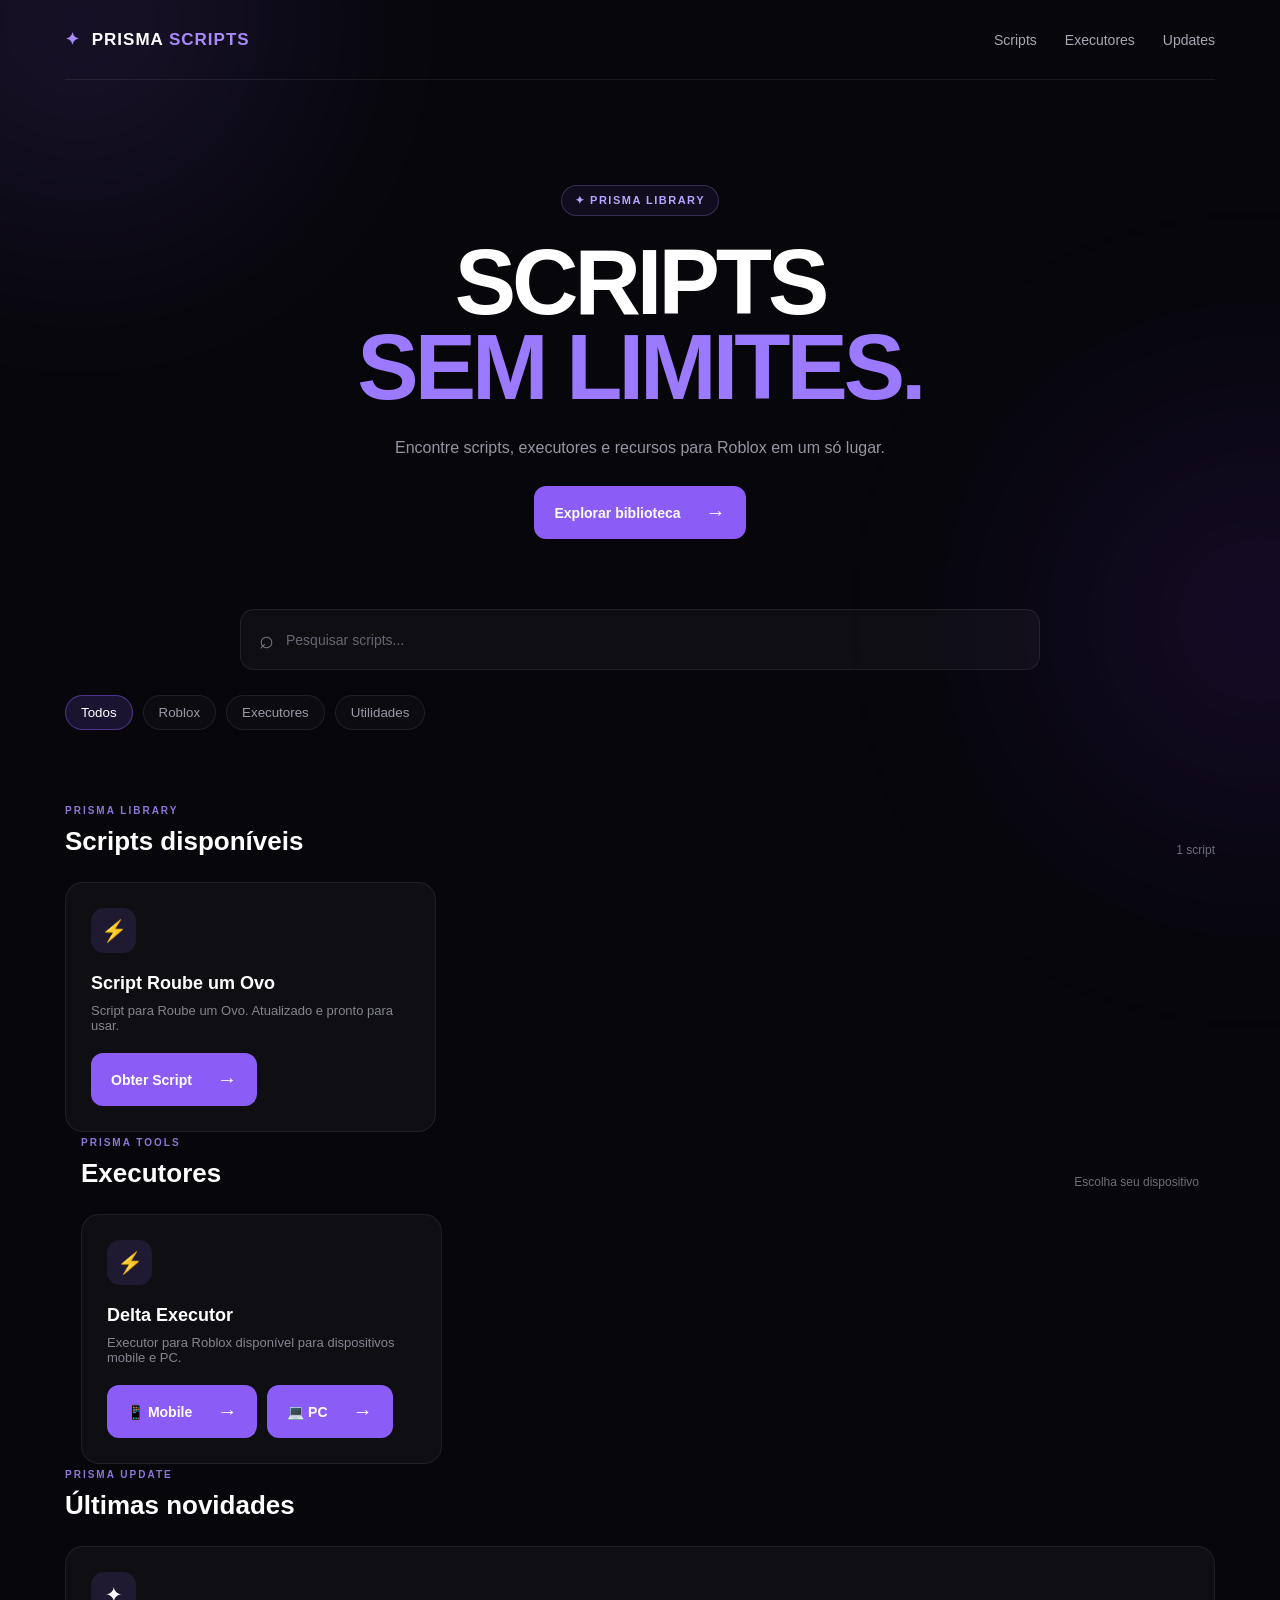
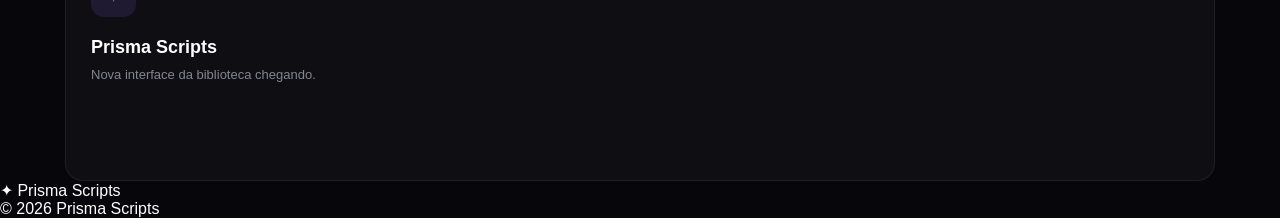
<file: index.html>
<!doctype html>
<html lang="pt-BR">

<head>
  <meta charset="utf-8">
  <meta name="viewport" content="width=device-width,initial-scale=1">

  <title>Prisma Scripts</title>

  <link rel="stylesheet" href="style.css">
</head>

<body>

  <div class="glow glow-1"></div>
  <div class="glow glow-2"></div>

  <!-- NAV -->
  <nav>

    <a href="index.html" class="logo">
      <span>✦</span> PRISMA <b>SCRIPTS</b>
    </a>

    <div class="nav-links">
      <a href="#scripts">Scripts</a>
      <a href="#executores">Executores</a>
      <a href="#updates">Updates</a>
    </div>

  </nav>


  <!-- HERO -->
  <section class="hero">

    <div class="pill">
      ✦ PRISMA LIBRARY
    </div>

    <h1>
      SCRIPTS<br>
      <em>SEM LIMITES.</em>
    </h1>

    <p>
      Encontre scripts, executores e recursos
      para Roblox em um só lugar.
    </p>

    <a href="#scripts" class="main-btn">
      Explorar biblioteca
      <strong>→</strong>
    </a>

  </section>


  <!-- PESQUISA -->
  <section class="search-area">

    <div class="search-box">

      <span>⌕</span>

      <input
        id="search"
        type="text"
        placeholder="Pesquisar scripts..."
        autocomplete="off"
      >

    </div>

  </section>


  <!-- CATEGORIAS -->
  <div class="categories">

    <button
      class="category active"
      data-category="todos"
    >
      Todos
    </button>

    <button
      class="category"
      data-category="roblox"
    >
      Roblox
    </button>

    <button
      class="category"
      data-category="executores"
    >
      Executores
    </button>

    <button
      class="category"
      data-category="utilidades"
    >
      Utilidades
    </button>

  </div>


  <!-- SCRIPTS -->
  <main id="scripts" class="wrap">

    <div class="heading">

      <div>
        <small>PRISMA LIBRARY</small>

        <h2>
          Scripts disponíveis
        </h2>
      </div>

      <span id="count">
        1 script
      </span>

    </div>


    <div id="cards" class="grid"></div>


    <!-- EXECUTORES -->
    <section id="executores" class="updates">

      <div class="heading">

        <div>
          <small>PRISMA TOOLS</small>

          <h2>
            Executores
          </h2>
        </div>

        <span>
          Escolha seu dispositivo
        </span>

      </div>


      <div class="grid">

        <article class="card">

          <div class="cardicon">
            ⚡
          </div>

          <h3>
            Delta Executor
          </h3>

          <p>
            Executor para Roblox disponível
            para dispositivos mobile e PC.
          </p>

          <div style="
            display:flex;
            gap:10px;
            margin-top:20px;
            flex-wrap:wrap;
          ">

            <a
              class="main-btn"
              href="https://www.mediafire.com/file/pfn3jfumf35quib/Delta-2.735.1138.apk/file"
              target="_blank"
              rel="noopener noreferrer"
            >
              📱 Mobile
              <strong>→</strong>
            </a>

            <a
              class="main-btn"
              href="https://realexecutor.com/download.html"
              target="_blank"
              rel="noopener noreferrer"
            >
              💻 PC
              <strong>→</strong>
            </a>

          </div>

        </article>

      </div>

    </section>

  </main>


  <!-- UPDATES -->
  <section id="updates" class="updates">

    <div class="heading">

      <div>
        <small>PRISMA UPDATE</small>

        <h2>
          Últimas novidades
        </h2>
      </div>

    </div>


    <div class="card">

      <div class="cardicon">
        ✦
      </div>

      <h3>
        Prisma Scripts
      </h3>

      <p>
        Nova interface da biblioteca chegando.
      </p>

    </div>

  </section>


  <!-- FOOTER -->
  <footer>

    <div class="footer-logo">
      ✦ Prisma Scripts
    </div>

    <p>
      © <span id="year"></span> Prisma Scripts
    </p>

  </footer>


  <script src="scripts.js"></script>

</body>

</html>
</file>
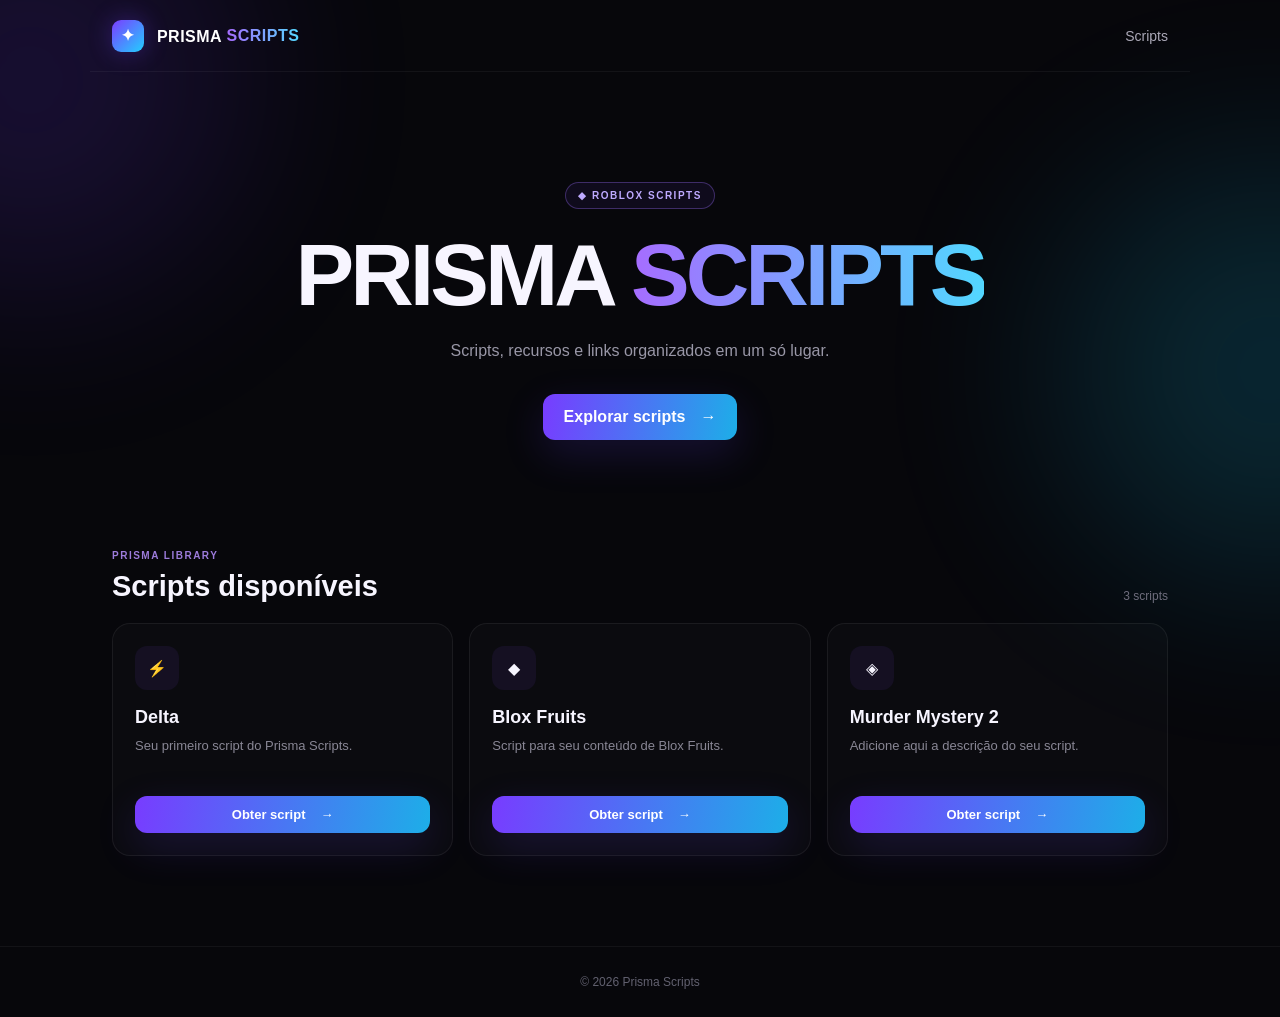
<file: Prisma_Scripts/prisma_scripts/index.html>
<!doctype html><html lang="pt-BR"><head><meta charset="utf-8"><meta name="viewport" content="width=device-width,initial-scale=1"><title>Prisma Scripts</title><link rel="stylesheet" href="style.css"></head><body><div class="glow g1"></div><div class="glow g2"></div><nav><a class="logo" href="index.html"><span>✦</span> PRISMA <b>SCRIPTS</b></a><a href="#scripts">Scripts</a></nav><main><section class="hero"><div class="pill">◆ ROBLOX SCRIPTS</div><h1>PRISMA <em>SCRIPTS</em></h1><p>Scripts, recursos e links organizados em um só lugar.</p><a class="btn" href="#scripts">Explorar scripts <strong>→</strong></a></section><section id="scripts" class="wrap"><div class="heading"><div><small>PRISMA LIBRARY</small><h2>Scripts disponíveis</h2></div><span id="count"></span></div><div id="cards" class="grid"></div></section></main><footer>© <span id="year"></span> Prisma Scripts</footer><script src="scripts.js"></script></body></html>
</file>
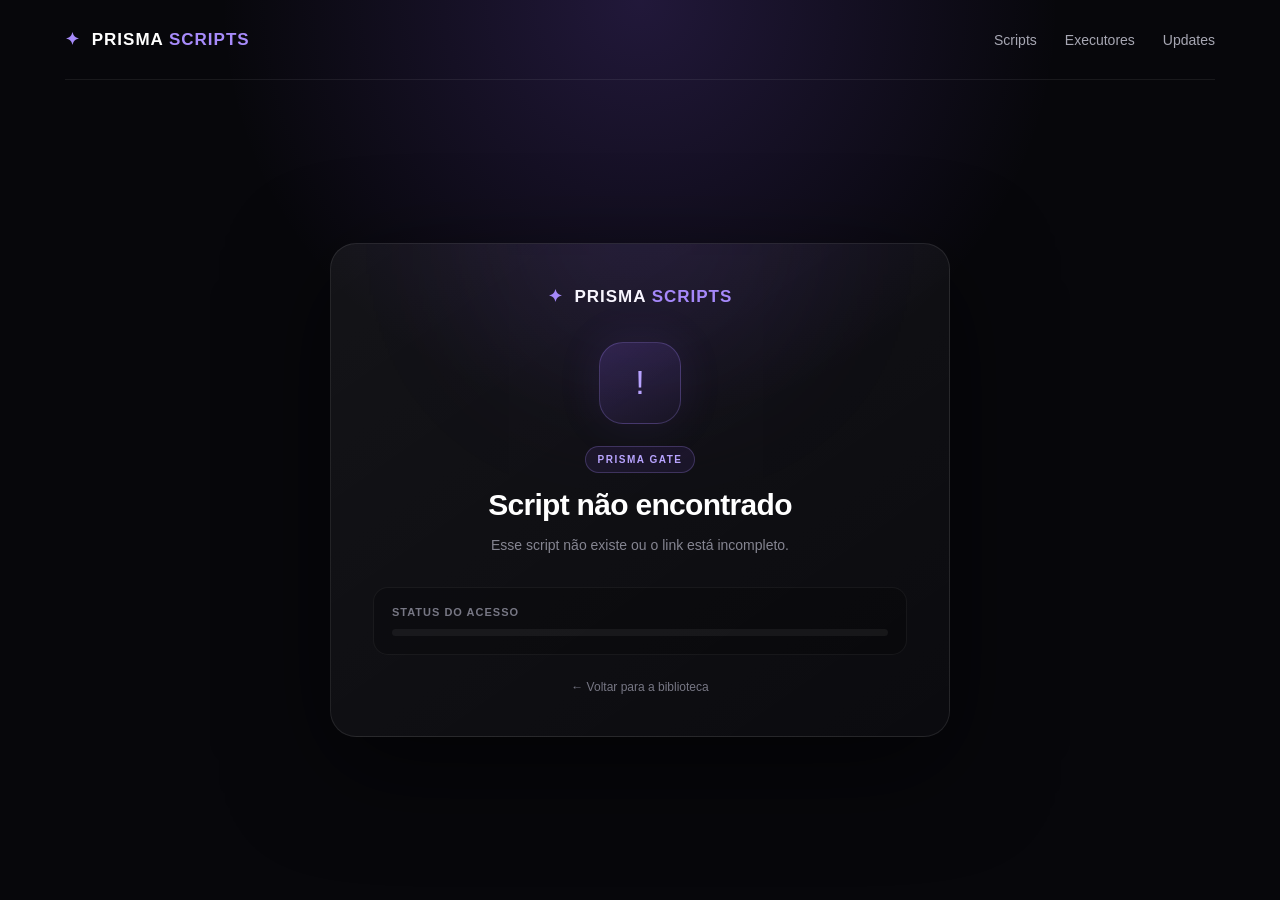
<file: get.html>
<!doctype html>
<html lang="pt-BR">

<head>
  <meta charset="utf-8">
  <meta name="viewport" content="width=device-width,initial-scale=1">

  <title>Prisma Scripts — Obter Script</title>

  <link rel="stylesheet" href="style.css">

  <style>

    * {
      box-sizing: border-box;
    }

    body {
      background:
        radial-gradient(
          circle at 50% 0%,
          rgba(139,92,246,.20),
          transparent 38%
        ),
        #07070b;
    }

    /* FUNDO */

    .gate-page {
      min-height: calc(100vh - 80px);
      display: flex;
      justify-content: center;
      align-items: center;
      padding: 45px 18px;
    }


    /* CARD PRINCIPAL */

    .gate-container {
      width: min(620px, 100%);
      position: relative;
    }

    .gate-card {
      position: relative;
      padding: 42px;
      background:
        linear-gradient(
          145deg,
          rgba(255,255,255,.055),
          rgba(255,255,255,.018)
        );
      border: 1px solid rgba(255,255,255,.09);
      border-radius: 26px;
      box-shadow:
        0 30px 100px rgba(0,0,0,.55);
      overflow: hidden;
    }

    .gate-card::before {
      content: "";
      position: absolute;
      width: 220px;
      height: 220px;
      top: -130px;
      left: 50%;
      transform: translateX(-50%);
      background: #8b5cf6;
      filter: blur(100px);
      opacity: .13;
      pointer-events: none;
    }


    /* LOGO */

    .gate-logo {
      display: block;
      text-align: center;
      margin-bottom: 35px;
    }

    .gate-logo span,
    .gate-logo b {
      color: #a78bfa;
    }


    /* ÍCONE */

    .status-icon {
      width: 82px;
      height: 82px;

      margin: 0 auto 22px;

      display: grid;
      place-items: center;

      border-radius: 24px;

      background:
        linear-gradient(
          145deg,
          rgba(139,92,246,.20),
          rgba(139,92,246,.06)
        );

      border: 1px solid rgba(167,139,250,.25);

      color: #b9a5ff;

      font-size: 34px;

      box-shadow:
        0 0 45px rgba(139,92,246,.10);

      animation: pulse 2s infinite;
    }

    @keyframes pulse {

      0%,100% {
        transform: scale(1);
        box-shadow:
          0 0 35px rgba(139,92,246,.08);
      }

      50% {
        transform: scale(1.04);
        box-shadow:
          0 0 55px rgba(139,92,246,.18);
      }

    }


    /* BADGE */

    .status-badge {
      width: fit-content;
      margin: 0 auto 15px;

      padding: 7px 12px;

      border-radius: 100px;

      background: rgba(139,92,246,.09);

      border: 1px solid rgba(167,139,250,.25);

      color: #b9a5ff;

      font-size: 10px;

      font-weight: 800;

      letter-spacing: 1.5px;
    }


    /* TÍTULO */

    .gate-card h1 {
      text-align: center;

      font-size: 30px;

      letter-spacing: -.7px;

      margin-bottom: 12px;
    }

    .gate-description {
      text-align: center;

      color: #858591;

      font-size: 14px;

      line-height: 1.7;

      max-width: 440px;

      margin: auto;
    }


    /* STATUS */

    .status-area {
      margin-top: 30px;

      padding: 18px;

      border-radius: 15px;

      background: rgba(0,0,0,.20);

      border: 1px solid rgba(255,255,255,.055);
    }

    .status-top {
      display: flex;

      justify-content: space-between;

      align-items: center;

      margin-bottom: 11px;
    }

    .status-top span:first-child {
      color: #777784;

      font-size: 11px;

      font-weight: 700;

      letter-spacing: 1px;
    }

    #timer {
      color: #b9a5ff;

      font-size: 12px;

      font-weight: 800;
    }


    /* BARRA */

    .progress-track {
      height: 7px;

      background: rgba(255,255,255,.055);

      border-radius: 100px;

      overflow: hidden;
    }

    #progress {
      display: block;

      width: 0%;

      height: 100%;

      border-radius: inherit;

      background:
        linear-gradient(
          90deg,
          #6d28d9,
          #a78bfa
        );

      box-shadow:
        0 0 18px rgba(139,92,246,.35);

      transition: width .5s ease;
    }


    /* SCRIPT LIBERADO */

    #scriptBox {
      display: none;

      margin-top: 28px;

      padding: 20px;

      background: rgba(0,0,0,.25);

      border: 1px solid rgba(139,92,246,.18);

      border-radius: 17px;
    }

    .script-header {
      display: flex;

      justify-content: space-between;

      align-items: center;

      margin-bottom: 12px;
    }

    .script-title {
      color: #fff;

      font-size: 12px;

      font-weight: 800;

      letter-spacing: 1px;
    }

    .script-status {
      color: #9b7aff;

      font-size: 10px;

      font-weight: 800;

      letter-spacing: 1px;
    }

    #scriptText {
      width: 100%;

      min-height: 125px;

      padding: 15px;

      resize: none;

      outline: none;

      color: #bdbdc8;

      background: #050507;

      border: 1px solid rgba(255,255,255,.07);

      border-radius: 12px;

      font-family: Consolas, monospace;

      font-size: 12px;

      line-height: 1.6;
    }


    /* BOTÃO COPIAR */

    #copyScript {
      width: 100%;

      margin-top: 12px;

      padding: 15px;

      border: 0;

      border-radius: 12px;

      background: #8b5cf6;

      color: #fff;

      font-size: 13px;

      font-weight: 800;

      cursor: pointer;

      transition: .25s;
    }

    #copyScript:hover {
      transform: translateY(-2px);

      box-shadow:
        0 12px 35px rgba(139,92,246,.30);
    }

    #copyScript.copied {
      background: #6d28d9;
    }

    #copyStatus {
      min-height: 17px;

      margin-top: 9px;

      text-align: center;

      color: #a78bfa;

      font-size: 11px;
    }


    /* VOLTAR */

    .back-button {
      display: block;

      width: fit-content;

      margin: 25px auto 0;

      color: #777784;

      font-size: 12px;

      transition: .2s;
    }

    .back-button:hover {
      color: #fff;
    }


    /* MOBILE */

    @media (max-width: 600px) {

      .gate-page {
        padding: 25px 14px;
      }

      .gate-card {
        padding: 30px 18px;
        border-radius: 22px;
      }

      .gate-card h1 {
        font-size: 25px;
      }

      .status-icon {
        width: 70px;
        height: 70px;
        font-size: 28px;
      }

    }

  </style>
</head>


<body>

  <!-- NAV -->

  <nav>

    <a href="index.html" class="logo">
      <span>✦</span>
      PRISMA <b>SCRIPTS</b>
    </a>

    <div class="nav-links">

      <a href="index.html#scripts">
        Scripts
      </a>

      <a href="index.html#executores">
        Executores
      </a>

      <a href="index.html#updates">
        Updates
      </a>

    </div>

  </nav>


  <!-- PÁGINA -->

  <main class="gate-page">

    <div class="gate-container">

      <div class="gate-card">


        <!-- LOGO -->

        <a href="index.html" class="logo gate-logo">
          <span>✦</span>
          PRISMA <b>SCRIPTS</b>
        </a>


        <!-- ÍCONE -->

        <div id="icon" class="status-icon">
          ⚡
        </div>


        <!-- BADGE -->

        <div class="status-badge">
          PRISMA GATE
        </div>


        <!-- TÍTULO -->

        <h1 id="title">
          Preparando seu script
        </h1>


        <p id="msg" class="gate-description">
          Aguarde alguns segundos enquanto
          preparamos seu acesso.
        </p>


        <!-- STATUS -->

        <div class="status-area">

          <div class="status-top">

            <span>
              STATUS DO ACESSO
            </span>

            <span id="timer">
              5s
            </span>

          </div>


          <div class="progress-track">

            <i id="progress"></i>

          </div>

        </div>


        <!-- SCRIPT -->

        <div id="scriptBox">

          <div class="script-header">

            <span class="script-title">
              SCRIPT LIBERADO
            </span>

            <span class="script-status">
              ● ONLINE
            </span>

          </div>


          <textarea
            id="scriptText"
            readonly
          ></textarea>


          <button id="copyScript">
            📋 &nbsp; COPIAR SCRIPT
          </button>


          <p id="copyStatus"></p>

        </div>


        <!-- VOLTAR -->

        <a
          href="index.html"
          class="back-button"
        >
          ← Voltar para a biblioteca
        </a>

      </div>

    </div>

  </main>


  <script src="gate.js"></script>

</body>

</html>
</file>
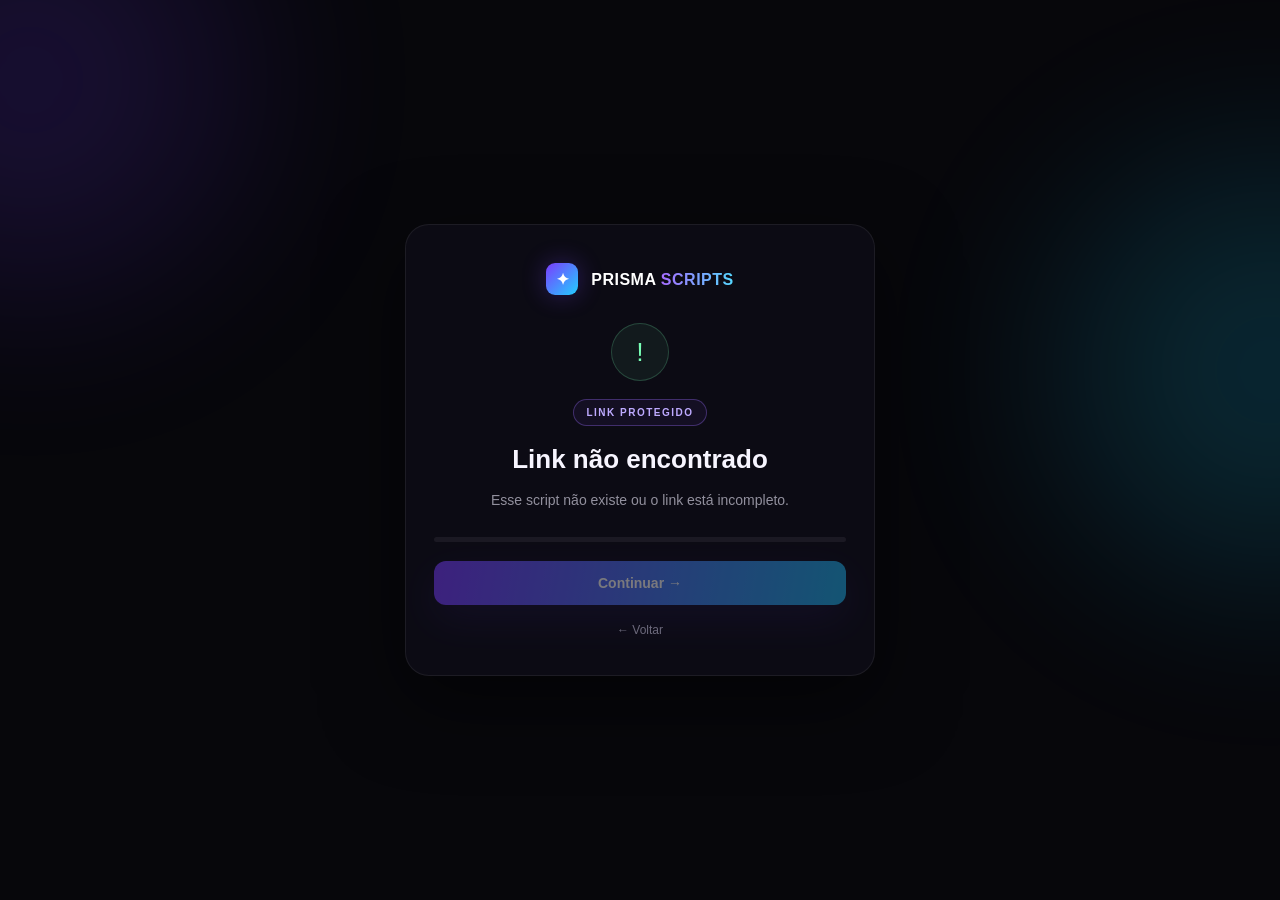
<file: Prisma_Scripts/prisma_scripts/get.html>
<!doctype html><html lang="pt-BR"><head><meta charset="utf-8"><meta name="viewport" content="width=device-width,initial-scale=1"><title>Obter Script — Prisma Scripts</title><link rel="stylesheet" href="style.css"></head><body><div class="glow g1"></div><div class="glow g2"></div><main class="gate"><div class="gatecard"><a class="logo center" href="index.html"><span>✦</span> PRISMA <b>SCRIPTS</b></a><div id="icon" class="check">✓</div><div class="pill">LINK PROTEGIDO</div><h1 id="title">Preparando seu link</h1><p id="msg">Aguarde alguns segundos para continuar.</p><div class="bar"><i id="progress"></i></div><div id="timer" class="timer">5s</div><button id="continue" class="btn full" disabled>Continuar →</button><a class="back" href="index.html">← Voltar</a></div></main><script src="gate.js"></script></body></html>
</file>
<file: style.css>
* {
  box-sizing: border-box;
  margin: 0;
  padding: 0;
}

html {
  scroll-behavior: smooth;
}

body {
  font-family: Arial, Helvetica, sans-serif;
  background: #07070b;
  color: #fff;
  min-height: 100vh;
  overflow-x: hidden;
}

a {
  color: inherit;
  text-decoration: none;
}

button,
input,
textarea {
  font-family: inherit;
}


/* =========================================
   FUNDO
========================================= */

.glow {
  position: fixed;
  width: 400px;
  height: 400px;
  border-radius: 50%;
  filter: blur(130px);
  opacity: .16;
  pointer-events: none;
  z-index: -1;
}

.glow-1 {
  background: #8b5cf6;
  top: -180px;
  left: -120px;
}

.glow-2 {
  background: #6d28d9;
  right: -180px;
  top: 420px;
}


/* =========================================
   NAV
========================================= */

nav {
  width: min(1150px, calc(100% - 32px));
  margin: auto;
  height: 80px;

  display: flex;
  align-items: center;
  justify-content: space-between;

  border-bottom: 1px solid rgba(255,255,255,.07);
}

.logo {
  font-size: 17px;
  font-weight: 800;
  letter-spacing: 1px;
}

.logo span {
  color: #a78bfa;
  margin-right: 6px;
}

.logo b {
  color: #a78bfa;
}

.nav-links {
  display: flex;
  gap: 28px;
}

.nav-links a {
  color: #a7a7b3;
  font-size: 14px;
  transition: .2s;
}

.nav-links a:hover {
  color: #fff;
}


/* =========================================
   HERO
========================================= */

.hero {
  width: min(900px, calc(100% - 32px));
  margin: auto;
  padding: 105px 0 70px;
  text-align: center;
}

.pill {
  display: inline-block;

  padding: 8px 13px;

  border: 1px solid rgba(167,139,250,.25);
  border-radius: 100px;

  color: #b9a5ff;

  background: rgba(139,92,246,.08);

  font-size: 11px;
  font-weight: 700;
  letter-spacing: 1.5px;
}

.hero h1 {
  margin-top: 24px;

  font-size: clamp(48px, 9vw, 92px);

  line-height: .92;
  letter-spacing: -4px;

  font-weight: 900;
}

.hero h1 em {
  color: #9b7aff;
  font-style: normal;
}

.hero p {
  max-width: 550px;

  margin: 25px auto;

  color: #9696a3;

  line-height: 1.7;
  font-size: 16px;
}

.main-btn {
  display: inline-flex;
  align-items: center;
  gap: 25px;

  padding: 15px 20px;

  border-radius: 12px;

  background: #8b5cf6;

  font-size: 14px;
  font-weight: 700;

  transition: .25s;
}

.main-btn:hover {
  transform: translateY(-3px);

  box-shadow:
    0 12px 35px rgba(139,92,246,.3);
}

.main-btn strong {
  font-size: 20px;
}


/* =========================================
   PESQUISA
========================================= */

.search-area {
  width: min(800px, calc(100% - 32px));
  margin: auto;
}

.search-box {
  display: flex;
  align-items: center;
  gap: 12px;

  padding: 15px 18px;

  background: rgba(255,255,255,.035);

  border: 1px solid rgba(255,255,255,.08);

  border-radius: 14px;

  transition: .2s;
}

.search-box:focus-within {
  border-color: rgba(139,92,246,.45);

  box-shadow:
    0 0 30px rgba(139,92,246,.08);
}

.search-box span {
  color: #777784;
  font-size: 25px;
}

.search-box input {
  width: 100%;

  background: transparent;

  border: 0;
  outline: 0;

  color: white;

  font-size: 14px;
}

.search-box input::placeholder {
  color: #666672;
}


/* =========================================
   CATEGORIAS
========================================= */

.categories {
  width: min(1150px, calc(100% - 32px));

  margin: 25px auto 70px;

  display: flex;
  gap: 10px;

  overflow-x: auto;

  scrollbar-width: none;
}

.categories::-webkit-scrollbar {
  display: none;
}

.category {
  border: 1px solid rgba(255,255,255,.08);

  background: rgba(255,255,255,.025);

  color: #9999a6;

  padding: 9px 15px;

  border-radius: 100px;

  white-space: nowrap;

  cursor: pointer;

  transition: .2s;
}

.category:hover,
.category.active {
  color: white;

  background: rgba(139,92,246,.16);

  border-color: rgba(139,92,246,.45);
}


/* =========================================
   ÁREA PRINCIPAL
========================================= */

.wrap,
.updates {
  width: min(1150px, calc(100% - 32px));
  margin: auto;
}

.heading {
  display: flex;

  justify-content: space-between;
  align-items: end;

  margin-bottom: 25px;
}

.heading small {
  color: #8d75d8;

  font-size: 10px;

  letter-spacing: 2px;

  font-weight: 800;
}

.heading h2 {
  margin-top: 8px;

  font-size: 26px;
}

.heading > span {
  color: #6d6d79;

  font-size: 12px;
}


/* =========================================
   CARDS
========================================= */

.grid {
  display: grid;

  grid-template-columns:
    repeat(3, 1fr);

  gap: 18px;
}

.card {
  padding: 25px;

  min-height: 235px;

  background:
    rgba(255,255,255,.035);

  border:
    1px solid rgba(255,255,255,.07);

  border-radius: 18px;

  transition: .25s;
}

.card:hover {
  transform: translateY(-5px);

  border-color:
    rgba(139,92,246,.4);

  box-shadow:
    0 20px 60px rgba(0,0,0,.3);
}

.cardicon {
  width: 45px;
  height: 45px;

  display: grid;
  place-items: center;

  border-radius: 13px;

  background:
    rgba(139,92,246,.13);

  margin-bottom: 20px;

  font-size: 21px;
}

.card h3 {
  font-size: 18px;

  margin-bottom: 9px;
}

.card p {
  color: #858591;

  font-size: 13px;
</file>
<file: Prisma_Scripts/prisma_scripts/style.css>
*{box-sizing:border-box}html{scroll-behavior:smooth}body{margin:0;background:#07070b;color:#f7f5ff;font-family:Inter,Arial,sans-serif;overflow-x:hidden}.glow{position:fixed;width:420px;height:420px;border-radius:50%;filter:blur(100px);opacity:.16;z-index:-1}.g1{background:#743cff;left:-180px;top:-130px}.g2{background:#18cfff;right:-200px;top:160px}nav{height:72px;max-width:1100px;margin:auto;padding:0 22px;display:flex;align-items:center;justify-content:space-between;border-bottom:1px solid #ffffff0d}nav>a:last-child{color:#aaa8b7;text-decoration:none;font-size:14px}.logo{color:white;text-decoration:none;font-weight:800;letter-spacing:.5px}.logo span{display:inline-grid;place-items:center;width:32px;height:32px;margin-right:8px;border-radius:9px;background:linear-gradient(135deg,#7b3cff,#22cfff);box-shadow:0 0 24px #7040ff55}.logo b{background:linear-gradient(90deg,#a66cff,#55d8ff);-webkit-background-clip:text;background-clip:text;color:transparent}.hero{text-align:center;max-width:850px;margin:auto;padding:110px 22px 105px}.pill{display:inline-block;padding:7px 12px;border:1px solid #9b6fff55;border-radius:999px;background:#7a45ff12;color:#beaaff;font-size:10px;font-weight:800;letter-spacing:1.5px}.hero h1{font-size:clamp(45px,9vw,88px);line-height:1;margin:22px 0 18px;letter-spacing:-4px}.hero h1 em{font-style:normal;background:linear-gradient(90deg,#a66cff,#52d7ff);-webkit-background-clip:text;background-clip:text;color:transparent}.hero p{color:#9997a7;line-height:1.7;margin:0 auto 30px;max-width:560px}.btn{display:inline-flex;justify-content:center;align-items:center;gap:15px;padding:14px 21px;border:0;border-radius:12px;color:white;background:linear-gradient(100deg,#783cff,#1daee8);font-weight:800;text-decoration:none;cursor:pointer;box-shadow:0 14px 40px #6240ff2b;transition:.2s}.btn:hover{transform:translateY(-2px);filter:brightness(1.08)}.btn:disabled{opacity:.45;cursor:not-allowed;transform:none}.wrap{max-width:1100px;margin:auto;padding:0 22px 90px}.heading{display:flex;justify-content:space-between;align-items:end;margin-bottom:20px}.heading small{color:#9c7bdb;letter-spacing:1.5px;font-size:10px;font-weight:800}.heading h2{font-size:29px;margin:7px 0 0}.heading span{color:#6e6d7c;font-size:12px}.grid{display:grid;grid-template-columns:repeat(auto-fit,minmax(235px,1fr));gap:16px}.card{padding:22px;border:1px solid #ffffff10;background:#ffffff05;border-radius:18px;transition:.2s}.card:hover{transform:translateY(-3px);border-color:#9a6fff4d}.cardicon{width:44px;height:44px;display:grid;place-items:center;border-radius:12px;background:#7b45ff14;margin-bottom:17px}.card h3{margin:0 0 8px;font-size:18px}.card p{margin:0;color:#898795;font-size:13px;line-height:1.6;min-height:42px}.card .btn{width:100%;margin-top:18px;padding:11px;font-size:13px}footer{text-align:center;padding:28px;border-top:1px solid #ffffff0d;color:#626170;font-size:12px}.gate{min-height:100vh;display:grid;place-items:center;padding:22px}.gatecard{width:min(470px,100%);padding:38px 28px;text-align:center;background:#0e0d15e8;border:1px solid #ffffff12;border-radius:24px;box-shadow:0 25px 80px #0008}.center{display:block;margin-bottom:28px}.check{width:58px;height:58px;margin:0 auto 18px;border-radius:50%;display:grid;place-items:center;color:#78ffb5;background:#78ffb510;border:1px solid #78ffb533;font-size:25px}.gatecard h1{font-size:26px;margin:18px 0 10px}.gatecard p{font-size:14px;color:#92909e;line-height:1.6}.bar{height:5px;margin:25px 0 12px;background:#1b1923;border-radius:99px;overflow:hidden}.bar i{display:block;width:0;height:100%;background:linear-gradient(90deg,#7b3cff,#4ddaff);transition:width 1s linear}.timer{font-size:12px;color:#777583;margin-bottom:19px}.full{width:100%;font-size:14px}.back{display:block;color:#6d6b7a;text-decoration:none;font-size:12px;margin-top:18px}.back:hover{color:#bbb}@media(max-width:600px){.hero{padding-top:80px}.hero h1{letter-spacing:-2px}.heading h2{font-size:23px}}
</file>
